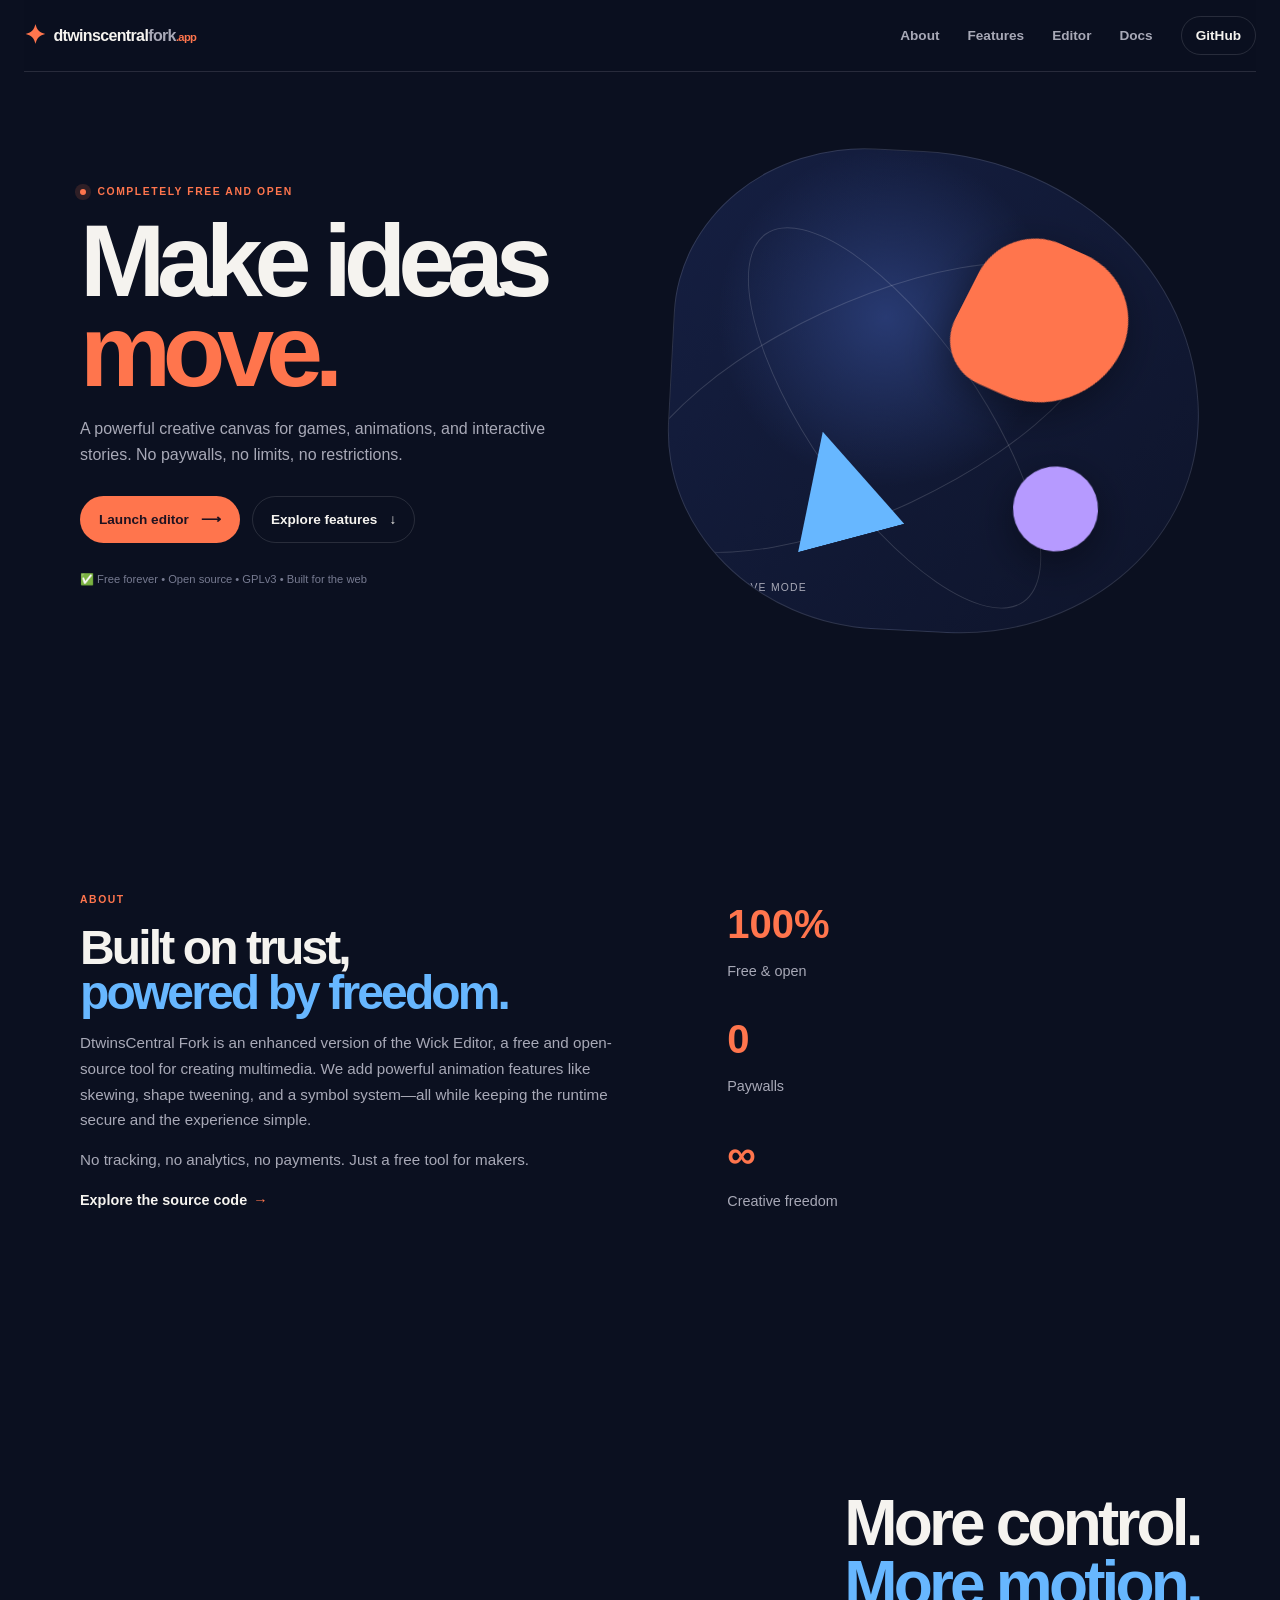
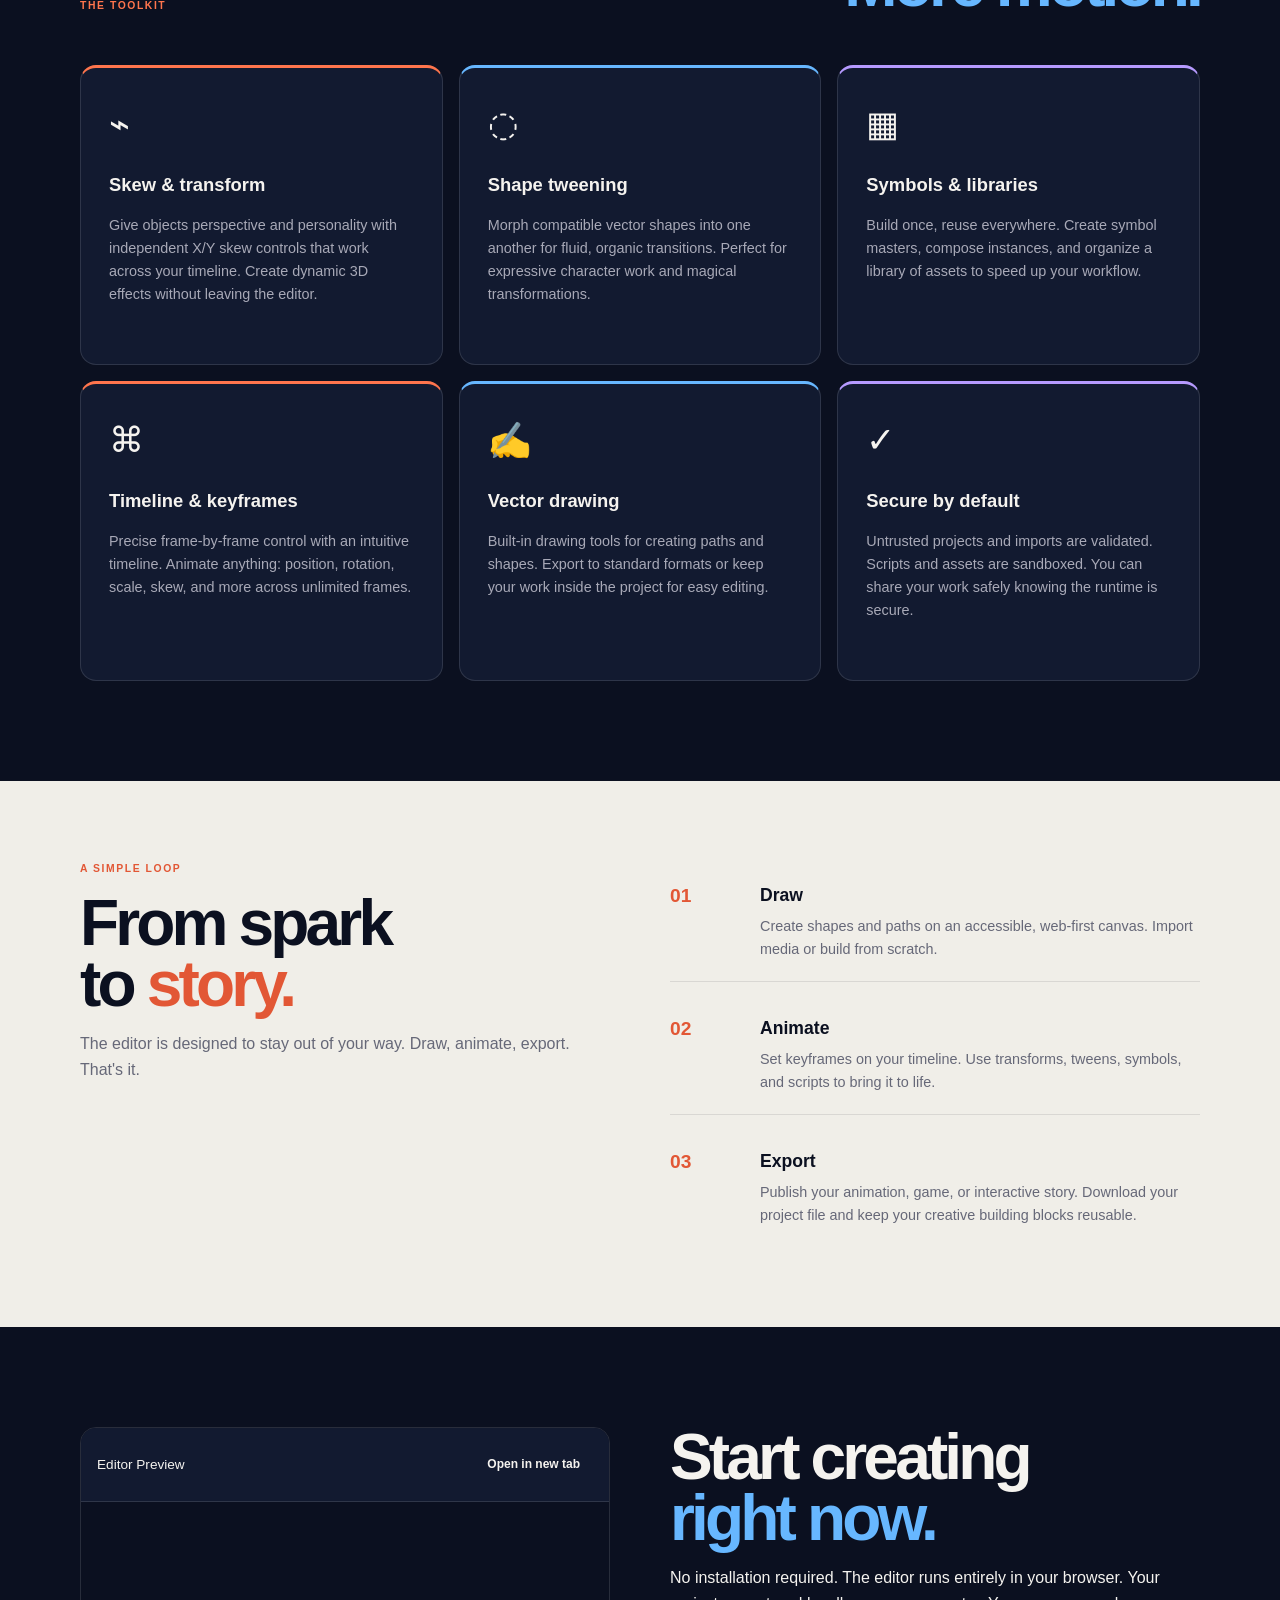
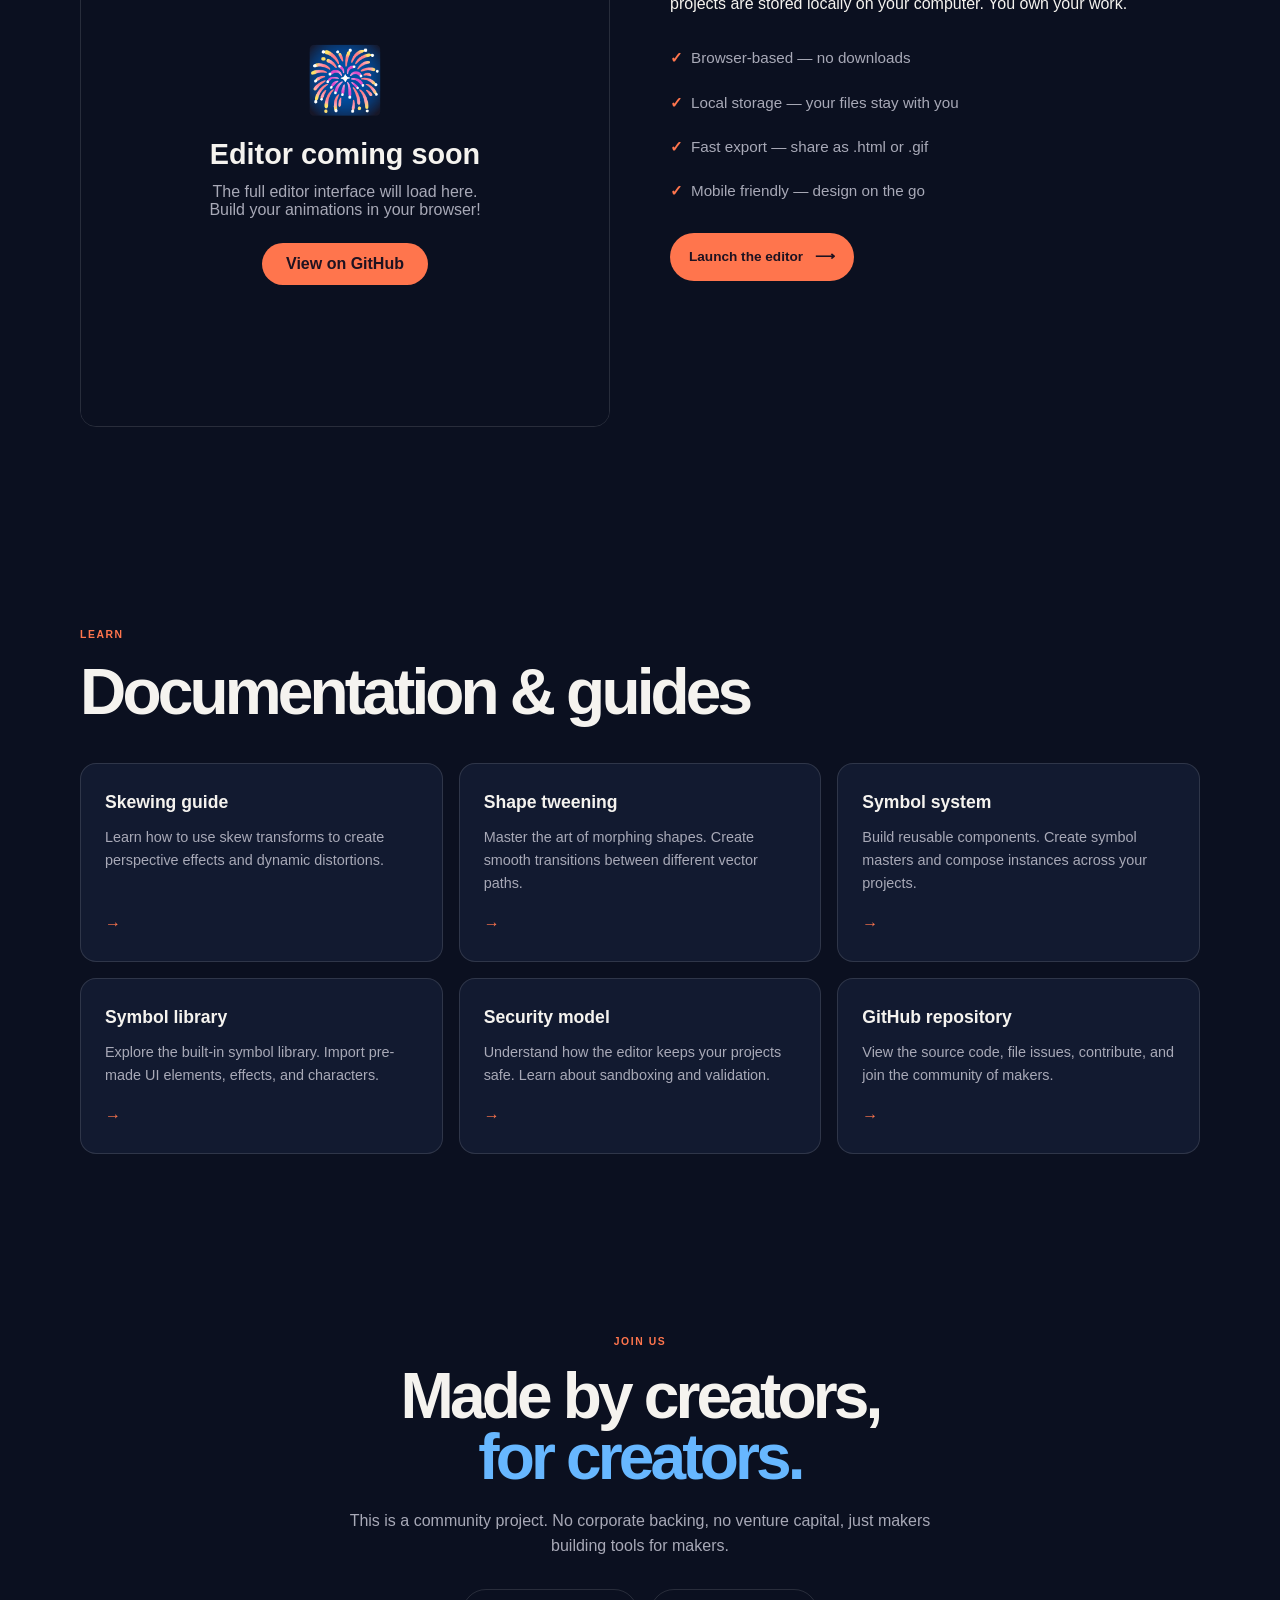
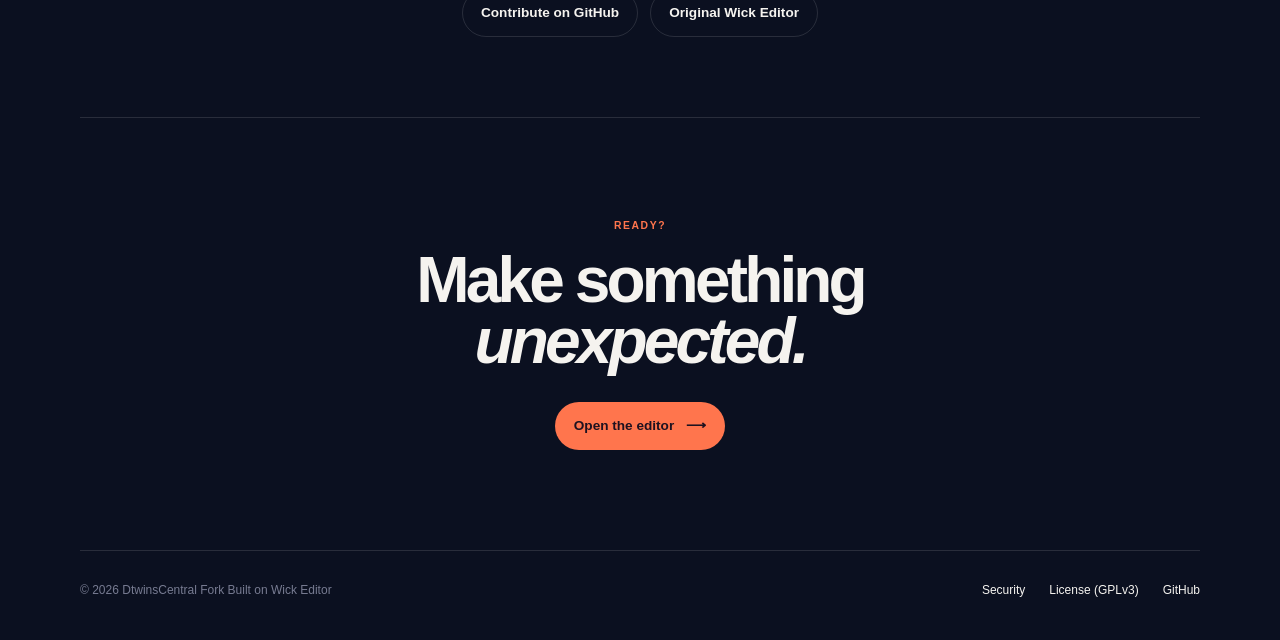
<file: index.html>
<!doctype html>
<html lang="en">
<head>
  <meta charset="utf-8">
  <meta name="viewport" content="width=device-width, initial-scale=1">
  <meta name="description" content="DtwinsCentral Fork — a free, secure, open-source Wick Editor for creating games, animations, and interactive stories with skewing, shape tweening, and reusable symbols.">
  <meta name="theme-color" content="#0b1020">
  <meta http-equiv="Content-Security-Policy" content="default-src 'self'; script-src 'self' 'unsafe-inline'; style-src 'self' 'unsafe-inline'; img-src 'self' data: blob:; connect-src 'self'; object-src 'none'; base-uri 'self'; form-action 'self';">
  <title>dtwinscentralfork.app — Free animation editor</title>
  <link rel="stylesheet" href="styles.css">
</head>
<body>
  <div class="app-container">
    <header class="site-header">
      <a class="brand" href="/" aria-label="DtwinsCentral Fork home">
        <span class="brand-mark" aria-hidden="true">✦</span>
        <span>dtwinscentral<span class="muted">fork</span><small>.app</small></span>
      </a>
      <nav class="nav-menu" aria-label="Primary navigation">
        <a href="#about">About</a>
        <a href="#features">Features</a>
        <a href="#editor">Editor</a>
        <a href="#docs">Docs</a>
        <a class="nav-button" href="https://github.com/dtwinscentral/dtwinscentralfork" target="_blank" rel="noopener">GitHub</a>
      </nav>
      <button class="menu-toggle" id="menuToggle" aria-label="Toggle menu" aria-expanded="false">
        <span></span><span></span><span></span>
      </button>
    </header>

    <main id="top">
      <section class="hero shell">
        <div class="hero-copy">
          <p class="eyebrow"><span class="pulse"></span> Completely free and open</p>
          <h1>Make ideas <em>move.</em></h1>
          <p class="lede">A powerful creative canvas for games, animations, and interactive stories. No paywalls, no limits, no restrictions.</p>
          <div class="actions">
            <a class="button primary" href="#editor">Launch editor <span>⟶</span></a>
            <a class="button secondary" href="#features">Explore features <span>↓</span></a>
          </div>
          <p class="microcopy">✅ Free forever • Open source • GPLv3 • Built for the web</p>
        </div>
        <div class="hero-art" aria-label="Abstract animation preview" role="img">
          <div class="orbit orbit-one"></div>
          <div class="orbit orbit-two"></div>
          <div class="shape shape-a"></div>
          <div class="shape shape-b"></div>
          <div class="shape shape-c"></div>
          <div class="art-label"><span class="live-dot"></span> creative mode</div>
        </div>
      </section>

      <section id="about" class="section shell">
        <div class="about-grid">
          <div>
            <p class="eyebrow">About</p>
            <h2>Built on trust,<br><span>powered by freedom.</span></h2>
            <p class="section-text">DtwinsCentral Fork is an enhanced version of the Wick Editor, a free and open-source tool for creating multimedia. We add powerful animation features like skewing, shape tweening, and a symbol system—all while keeping the runtime secure and the experience simple.</p>
            <p class="section-text">No tracking, no analytics, no payments. Just a free tool for makers.</p>
            <a class="text-link" href="https://github.com/dtwinscentral/dtwinscentralfork" target="_blank">Explore the source code <span>→</span></a>
          </div>
          <div class="stats">
            <div class="stat"><div class="stat-num">100%</div><div class="stat-label">Free &amp; open</div></div>
            <div class="stat"><div class="stat-num">0</div><div class="stat-label">Paywalls</div></div>
            <div class="stat"><div class="stat-num">∞</div><div class="stat-label">Creative freedom</div></div>
          </div>
        </div>
      </section>

      <section id="features" class="section shell">
        <div class="section-heading"><p class="eyebrow">The toolkit</p><h2>More control.<br><span>More motion.</span></h2></div>
        <div class="feature-grid">
          <article class="feature-card accent-orange">
            <div class="feature-icon">⌁</div>
            <h3>Skew &amp; transform</h3>
            <p>Give objects perspective and personality with independent X/Y skew controls that work across your timeline. Create dynamic 3D effects without leaving the editor.</p>
          </article>
          <article class="feature-card accent-blue">
            <div class="feature-icon">◌</div>
            <h3>Shape tweening</h3>
            <p>Morph compatible vector shapes into one another for fluid, organic transitions. Perfect for expressive character work and magical transformations.</p>
          </article>
          <article class="feature-card accent-purple">
            <div class="feature-icon">▦</div>
            <h3>Symbols &amp; libraries</h3>
            <p>Build once, reuse everywhere. Create symbol masters, compose instances, and organize a library of assets to speed up your workflow.</p>
          </article>
          <article class="feature-card accent-orange">
            <div class="feature-icon">⌘</div>
            <h3>Timeline &amp; keyframes</h3>
            <p>Precise frame-by-frame control with an intuitive timeline. Animate anything: position, rotation, scale, skew, and more across unlimited frames.</p>
          </article>
          <article class="feature-card accent-blue">
            <div class="feature-icon">✍</div>
            <h3>Vector drawing</h3>
            <p>Built-in drawing tools for creating paths and shapes. Export to standard formats or keep your work inside the project for easy editing.</p>
          </article>
          <article class="feature-card accent-purple">
            <div class="feature-icon">✓</div>
            <h3>Secure by default</h3>
            <p>Untrusted projects and imports are validated. Scripts and assets are sandboxed. You can share your work safely knowing the runtime is secure.</p>
          </article>
        </div>
      </section>

      <section id="workflow" class="workflow-section">
        <div class="shell workflow">
          <div>
            <p class="eyebrow">A simple loop</p>
            <h2>From spark<br>to <span>story.</span></h2>
            <p class="workflow-text">The editor is designed to stay out of your way. Draw, animate, export. That's it.</p>
          </div>
          <div class="steps">
            <div class="step"><span>01</span><div><h3>Draw</h3><p>Create shapes and paths on an accessible, web-first canvas. Import media or build from scratch.</p></div></div>
            <div class="step"><span>02</span><div><h3>Animate</h3><p>Set keyframes on your timeline. Use transforms, tweens, symbols, and scripts to bring it to life.</p></div></div>
            <div class="step"><span>03</span><div><h3>Export</h3><p>Publish your animation, game, or interactive story. Download your project file and keep your creative building blocks reusable.</p></div></div>
          </div>
        </div>
      </section>

      <section id="editor" class="editor-section shell">
        <div class="editor-frame">
          <div class="frame-header">
            <p>Editor Preview</p>
            <a class="button small" href="/editor.html" target="_blank">Open in new tab</a>
          </div>
          <iframe src="editor-placeholder.html" title="DtwinsCentral Fork Editor" class="editor-embed"></iframe>
        </div>
        <div class="editor-info">
          <h2>Start creating<br><span>right now.</span></h2>
          <p>No installation required. The editor runs entirely in your browser. Your projects are stored locally on your computer. You own your work.</p>
          <ul class="feature-list">
            <li>Browser-based — no downloads</li>
            <li>Local storage — your files stay with you</li>
            <li>Fast export — share as .html or .gif</li>
            <li>Mobile friendly — design on the go</li>
          </ul>
          <a class="button primary" href="/editor.html" target="_blank">Launch the editor <span>⟶</span></a>
        </div>
      </section>

      <section id="docs" class="docs-section">
        <div class="shell">
          <p class="eyebrow">Learn</p>
          <h2>Documentation &amp; guides</h2>
          <div class="docs-grid">
            <a href="https://github.com/dtwinscentral/dtwinscentralfork/blob/main/docs/SKEWING.md" class="doc-card" target="_blank">
              <h3>Skewing guide</h3>
              <p>Learn how to use skew transforms to create perspective effects and dynamic distortions.</p>
              <span>→</span>
            </a>
            <a href="https://github.com/dtwinscentral/dtwinscentralfork/blob/main/docs/SHAPE_TWEENING.md" class="doc-card" target="_blank">
              <h3>Shape tweening</h3>
              <p>Master the art of morphing shapes. Create smooth transitions between different vector paths.</p>
              <span>→</span>
            </a>
            <a href="https://github.com/dtwinscentral/dtwinscentralfork/blob/main/docs/SYMBOLS.md" class="doc-card" target="_blank">
              <h3>Symbol system</h3>
              <p>Build reusable components. Create symbol masters and compose instances across your projects.</p>
              <span>→</span>
            </a>
            <a href="https://github.com/dtwinscentral/dtwinscentralfork/blob/main/docs/SYMBOL_LIBRARY.md" class="doc-card" target="_blank">
              <h3>Symbol library</h3>
              <p>Explore the built-in symbol library. Import pre-made UI elements, effects, and characters.</p>
              <span>→</span>
            </a>
            <a href="https://github.com/dtwinscentral/dtwinscentralfork/blob/main/SECURITY.md" class="doc-card" target="_blank">
              <h3>Security model</h3>
              <p>Understand how the editor keeps your projects safe. Learn about sandboxing and validation.</p>
              <span>→</span>
            </a>
            <a href="https://github.com/dtwinscentral/dtwinscentralfork" class="doc-card" target="_blank">
              <h3>GitHub repository</h3>
              <p>View the source code, file issues, contribute, and join the community of makers.</p>
              <span>→</span>
            </a>
          </div>
        </div>
      </section>

      <section class="community shell">
        <p class="eyebrow">Join us</p>
        <h2>Made by creators,<br><span>for creators.</span></h2>
        <p class="community-text">This is a community project. No corporate backing, no venture capital, just makers building tools for makers.</p>
        <div class="community-links">
          <a href="https://github.com/dtwinscentral/dtwinscentralfork" target="_blank" class="button secondary">Contribute on GitHub</a>
          <a href="https://github.com/Wicklets/wick-editor" target="_blank" class="button secondary">Original Wick Editor</a>
        </div>
      </section>

      <section class="cta shell">
        <p class="eyebrow">Ready?</p>
        <h2>Make something<br><em>unexpected.</em></h2>
        <a class="button primary" href="/editor.html" target="_blank">Open the editor <span>⟶</span></a>
      </section>
    </main>

    <footer class="site-footer shell">
      <div>
        <span>© <span id="year"></span> DtwinsCentral Fork</span>
        <span>Built on <a href="https://github.com/Wicklets/wick-editor" target="_blank">Wick Editor</a></span>
      </div>
      <div class="footer-links">
        <a href="https://github.com/dtwinscentral/dtwinscentralfork/blob/main/SECURITY.md" target="_blank">Security</a>
        <a href="https://github.com/dtwinscentral/dtwinscentralfork/blob/main/LICENSE.md" target="_blank">License (GPLv3)</a>
        <a href="https://github.com/dtwinscentral/dtwinscentralfork" target="_blank">GitHub</a>
      </div>
    </footer>
  </div>

  <script src="app.js" defer></script>
</body>
</html>
</file>
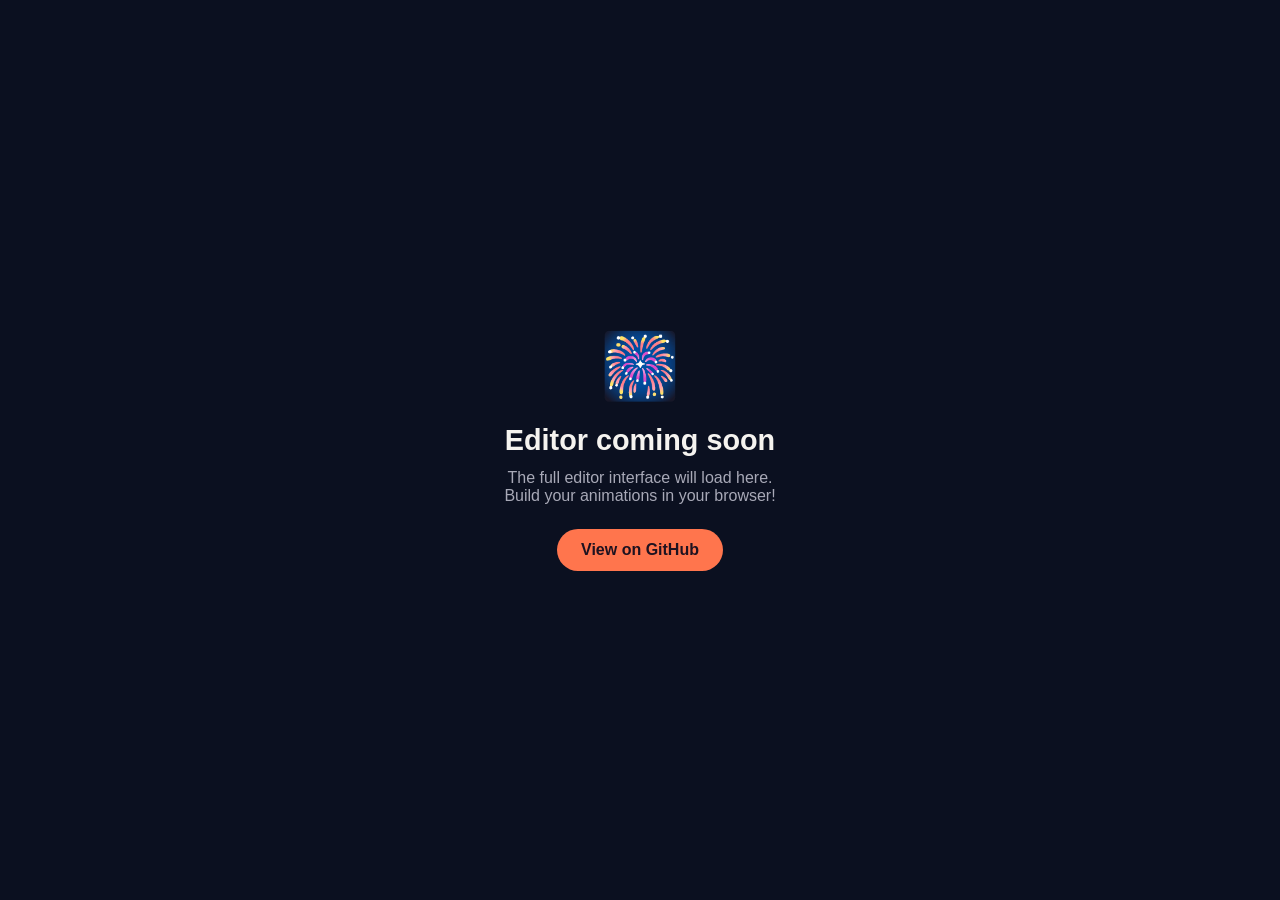
<file: editor-placeholder.html>
<!doctype html>
<html lang="en">
<head>
  <meta charset="utf-8">
  <meta name="viewport" content="width=device-width, initial-scale=1">
  <title>Editor Preview</title>
  <style>
    * { margin: 0; padding: 0; box-sizing: border-box; }
    body { background: #0b1020; color: #f5f3ef; font-family: -apple-system, BlinkMacSystemFont, 'Segoe UI', sans-serif; display: flex; align-items: center; justify-content: center; min-height: 100vh; }
    .container { text-align: center; padding: 40px; }
    .editor-icon { font-size: 4rem; margin-bottom: 20px; }
    h1 { font-size: 1.8rem; margin-bottom: 12px; }
    p { color: #a8a9b7; margin-bottom: 24px; }
    .button { display: inline-block; background: #ff754d; color: #1e1220; padding: 12px 24px; border-radius: 999px; text-decoration: none; font-weight: 700; transition: all .2s; }
    .button:hover { transform: translateY(-2px); }
  </style>
</head>
<body>
  <div class="container">
    <div class="editor-icon">🎆</div>
    <h1>Editor coming soon</h1>
    <p>The full editor interface will load here.<br>Build your animations in your browser!</p>
    <a href="https://github.com/dtwinscentral/dtwinscentralfork" class="button">View on GitHub</a>
  </div>
</body>
</html>
</file>
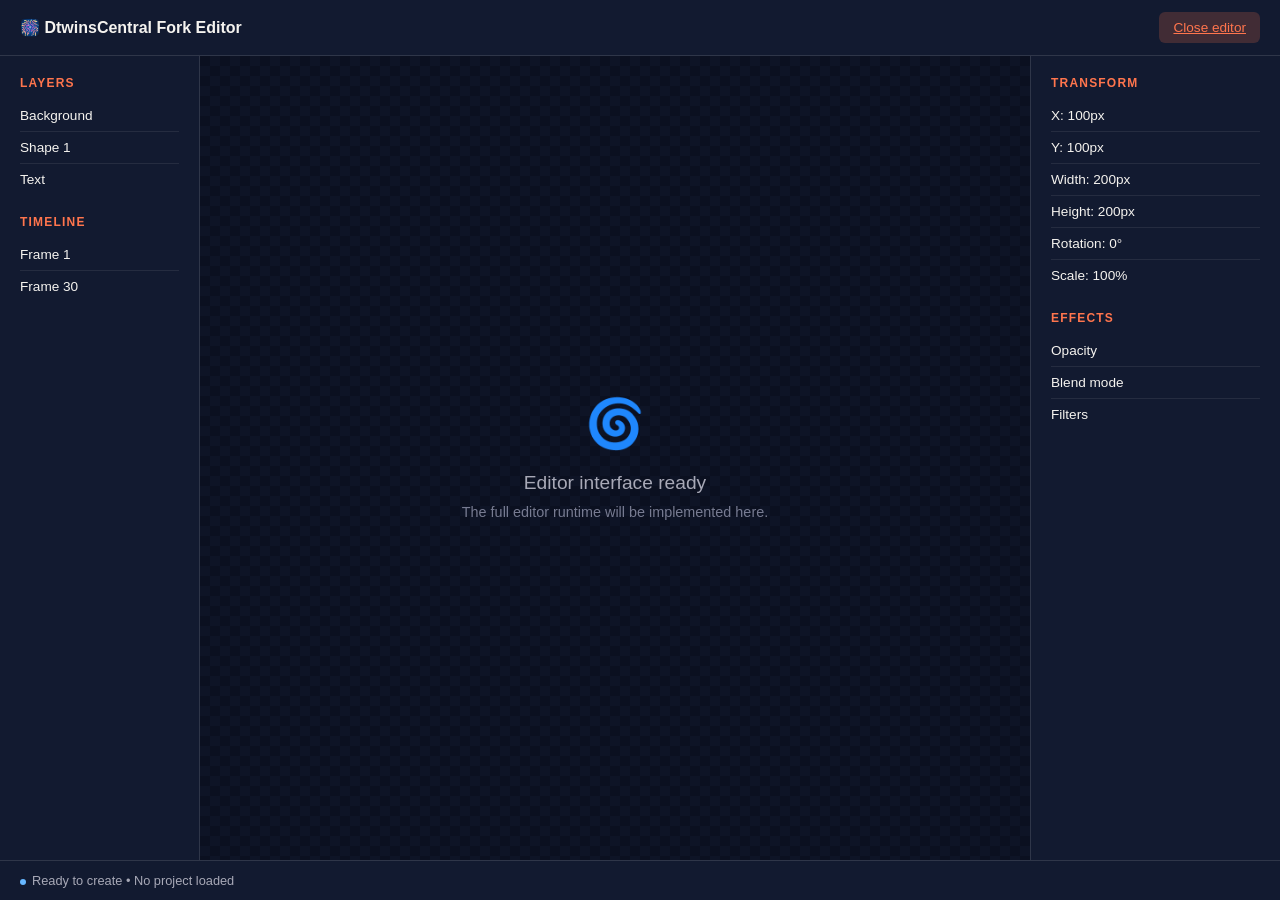
<file: editor.html>
<!doctype html>
<html lang="en">
<head>
  <meta charset="utf-8">
  <meta name="viewport" content="width=device-width, initial-scale=1">
  <title>DtwinsCentral Fork Editor</title>
  <style>
    * { margin: 0; padding: 0; box-sizing: border-box; }
    html, body { width: 100%; height: 100%; }
    body { background: #0b1020; color: #f5f3ef; font-family: -apple-system, BlinkMacSystemFont, 'Segoe UI', sans-serif; display: flex; flex-direction: column; }
    .editor-header { display: flex; align-items: center; justify-content: space-between; padding: 12px 20px; border-bottom: 1px solid rgba(255,255,255,.12); background: #121a30; }
    .editor-title { font-weight: 700; font-size: 1rem; }
    .editor-close { padding: 8px 14px; background: rgba(255,117,77,.2); color: #ff754d; border: none; border-radius: 6px; cursor: pointer; font-size: .85rem; }
    .editor-main { flex: 1; display: grid; grid-template-columns: 200px 1fr 250px; }
    .editor-panel { background: #121a30; border-right: 1px solid rgba(255,255,255,.12); padding: 20px; overflow-y: auto; font-size: .85rem; }
    .editor-panel:last-child { border-right: none; border-left: 1px solid rgba(255,255,255,.12); }
    .editor-canvas { background: linear-gradient(45deg, #0e1426 25%, transparent 25%), linear-gradient(-45deg, #0e1426 25%, transparent 25%), linear-gradient(45deg, transparent 75%, #0e1426 75%), linear-gradient(-45deg, transparent 75%, #0e1426 75%); background-size: 20px 20px; background-position: 0 0, 0 10px, 10px -10px, -10px 0px; background-color: #0b1020; }
    .panel-section { margin-bottom: 20px; }
    .panel-title { font-weight: 700; margin-bottom: 10px; color: #ff754d; font-size: .75rem; text-transform: uppercase; letter-spacing: .1em; }
    .panel-item { padding: 8px 0; border-bottom: 1px solid rgba(255,255,255,.08); }
    .panel-item:last-child { border-bottom: none; }
    .editor-status { padding: 12px 20px; border-top: 1px solid rgba(255,255,255,.12); background: #121a30; font-size: .8rem; color: #a8a9b7; }
    .status-dot { display: inline-block; width: 6px; height: 6px; background: #67b7ff; border-radius: 50%; margin-right: 6px; }
  </style>
</head>
<body>
  <div class="editor-header">
    <div class="editor-title">🎆 DtwinsCentral Fork Editor</div>
    <a href="/" class="editor-close">Close editor</a>
  </div>
  <div class="editor-main">
    <div class="editor-panel">
      <div class="panel-section">
        <div class="panel-title">Layers</div>
        <div class="panel-item">Background</div>
        <div class="panel-item">Shape 1</div>
        <div class="panel-item">Text</div>
      </div>
      <div class="panel-section">
        <div class="panel-title">Timeline</div>
        <div class="panel-item">Frame 1</div>
        <div class="panel-item">Frame 30</div>
      </div>
    </div>
    <div class="editor-canvas">
      <div style="display: flex; align-items: center; justify-content: center; height: 100%; color: #a8a9b7; text-align: center; flex-direction: column;">
        <div style="font-size: 3rem; margin-bottom: 20px;">🌀</div>
        <div style="font-size: 1.2rem; margin-bottom: 10px;">Editor interface ready</div>
        <div style="font-size: .9rem; color: #777b91;">The full editor runtime will be implemented here.</div>
      </div>
    </div>
    <div class="editor-panel">
      <div class="panel-section">
        <div class="panel-title">Transform</div>
        <div class="panel-item">X: 100px</div>
        <div class="panel-item">Y: 100px</div>
        <div class="panel-item">Width: 200px</div>
        <div class="panel-item">Height: 200px</div>
        <div class="panel-item">Rotation: 0°</div>
        <div class="panel-item">Scale: 100%</div>
      </div>
      <div class="panel-section">
        <div class="panel-title">Effects</div>
        <div class="panel-item">Opacity</div>
        <div class="panel-item">Blend mode</div>
        <div class="panel-item">Filters</div>
      </div>
    </div>
  </div>
  <div class="editor-status">
    <span class="status-dot"></span>Ready to create • No project loaded
  </div>
</body>
</html>
</file>
<file: styles.css>
:root {
  --ink: #f5f3ef; --muted: #a8a9b7; --bg: #0b1020; --panel: #121a30;
  --line: rgba(255,255,255,.12); --orange: #ff754d; --blue: #67b7ff; --purple: #b69aff;
}

* { box-sizing: border-box; }
html { scroll-behavior: smooth; }
body { margin: 0; color: var(--ink); background: var(--bg); font-family: -apple-system, BlinkMacSystemFont, 'Segoe UI', Roboto, Oxygen, Ubuntu, Cantarell, sans-serif; line-height: 1.6; }
a { color: inherit; text-decoration: none; }
.app-container { display: flex; flex-direction: column; min-height: 100vh; }
main { flex: 1; }
.shell { width: min(1120px, calc(100% - 48px)); margin: auto; }

/* Header */
.site-header { position: sticky; top: 0; z-index: 100; width: min(1240px, calc(100% - 48px)); margin: auto; min-height: 72px; display: flex; align-items: center; justify-content: space-between; border-bottom: 1px solid var(--line); background: rgba(11,16,32,.85); backdrop-filter: blur(8px); }
.brand { display: flex; align-items: center; gap: 8px; font-weight: 900; letter-spacing: -.04em; font-size: 1rem; }
.brand small { color: var(--orange); font-size: .7em; }
.brand .muted { color: var(--muted); }
.brand-mark { color: var(--orange); font-size: 1.6rem; }

.nav-menu { display: flex; align-items: center; gap: 28px; color: var(--muted); font-size: .85rem; font-weight: 600; }
.nav-menu a { transition: color .2s; }
.nav-menu a:hover { color: var(--ink); }
.nav-button { border: 1px solid var(--line); padding: 8px 14px; border-radius: 999px; color: var(--ink); transition: all .2s; }
.nav-button:hover { background: var(--panel); }

.menu-toggle { display: none; flex-direction: column; gap: 5px; background: none; border: none; cursor: pointer; padding: 8px; }
.menu-toggle span { width: 20px; height: 2px; background: var(--ink); transition: all .3s; }

/* Eyebrow & Headings */
.eyebrow { margin: 0; color: var(--orange); text-transform: uppercase; letter-spacing: .15em; font-size: .65rem; font-weight: 900; }
.section-heading { display: flex; justify-content: space-between; align-items: flex-end; margin-bottom: 50px; gap: 40px; }
.section-heading h2 { margin: 0; }
h2, .cta h2 { margin: 16px 0 0; font-size: clamp(2.2rem, 5vw, 4rem); line-height: .95; letter-spacing: -.06em; }
h2 span, .cta h2 span { color: var(--blue); }
h3 { margin: 0; font-size: 1.1rem; font-weight: 700; }

/* Hero */
.hero { min-height: 640px; display: grid; grid-template-columns: 1fr 1fr; gap: 60px; align-items: center; padding: 80px 0; }
.hero-copy { }
.hero h1 { margin: 16px 0; font-size: clamp(3.5rem, 8vw, 6.5rem); line-height: .88; letter-spacing: -.08em; }
.hero h1 em { color: var(--orange); font-style: normal; }
.lede { max-width: 520px; color: var(--muted); font-size: 1rem; font-weight: 400; margin: 20px 0 0; }
.microcopy { color: #777b91; font-size: .7rem; margin-top: 14px; }

.pulse, .live-dot { display: inline-block; width: 6px; height: 6px; margin-right: 7px; border-radius: 50%; background: var(--orange); box-shadow: 0 0 0 5px rgba(255,117,77,.15); }

/* Actions */
.actions { display: flex; flex-wrap: wrap; gap: 12px; margin: 28px 0; }
.button { display: inline-flex; gap: 12px; align-items: center; border-radius: 999px; padding: 12px 18px; font-weight: 700; font-size: .85rem; transition: all .2s; border: 1px solid transparent; }
.button.primary { background: var(--orange); color: #1e1220; }
.button.primary:hover { transform: translateY(-2px); box-shadow: 0 8px 20px rgba(255,117,77,.25); }
.button.secondary { border: 1px solid var(--line); }
.button.secondary:hover { background: var(--panel); }
.button.small { padding: 6px 12px; font-size: .75rem; }
.text-link { display: inline-flex; align-items: center; gap: 6px; color: var(--ink); font-size: .9rem; font-weight: 700; }
.text-link span { color: var(--orange); }

/* Hero Art */
.hero-art { position: relative; height: 480px; border: 1px solid var(--line); border-radius: 40% 60% 50% 45%; background: radial-gradient(circle at 40% 35%, #283a72, transparent 38%), linear-gradient(135deg, #151f42, #0e142a); overflow: hidden; transform: rotate(3deg); }
.orbit { position: absolute; border: 1px solid rgba(255,255,255,.15); border-radius: 50%; }
.orbit-one { width: 520px; height: 210px; left: -12%; top: 32%; transform: rotate(-28deg); }
.orbit-two { width: 450px; height: 170px; left: 0%; top: 38%; transform: rotate(52deg); }
.shape { position: absolute; filter: drop-shadow(0 12px 20px rgba(0,0,0,.4)); }
.shape-a { width: 160px; height: 160px; right: 15%; top: 18%; border-radius: 44% 56% 63% 37%; background: var(--orange); transform: rotate(32deg) skew(8deg, -11deg); }
.shape-b { width: 110px; height: 110px; left: 22%; bottom: 18%; background: var(--blue); clip-path: polygon(50% 0, 100% 100%, 0 100%); transform: rotate(-18deg); }
.shape-c { width: 85px; height: 85px; right: 18%; bottom: 18%; background: var(--purple); border-radius: 50%; }
.art-label { position: absolute; left: 28px; bottom: 24px; color: var(--muted); font-size: .65rem; text-transform: uppercase; letter-spacing: .12em; transform: rotate(-3deg); }

/* Sections */
.section { padding: 100px 0; }
.section-text { color: var(--muted); font-size: .95rem; margin: 14px 0; line-height: 1.7; }

/* About */
.about-grid { display: grid; grid-template-columns: 1.2fr 1fr; gap: 80px; align-items: start; padding: 80px 0; }
.about-grid h2 { font-size: 3rem; }
.stats { display: flex; flex-direction: column; gap: 24px; }
.stat { }
.stat-num { font-size: 2.5rem; font-weight: 900; color: var(--orange); }
.stat-label { font-size: .9rem; color: var(--muted); margin-top: 4px; }

/* Features */
.feature-grid { display: grid; grid-template-columns: repeat(3, 1fr); gap: 16px; }
.feature-card { min-height: 300px; padding: 28px; background: var(--panel); border: 1px solid var(--line); border-radius: 16px; border-top: 3px solid var(--orange); transition: all .2s; }
.feature-card:hover { transform: translateY(-4px); border-top-color: var(--orange); }
.accent-blue { border-top-color: var(--blue); }
.accent-blue:hover { border-top-color: var(--blue); }
.accent-purple { border-top-color: var(--purple); }
.accent-purple:hover { border-top-color: var(--purple); }
.feature-icon { font-size: 2.2rem; margin-bottom: 18px; }
.feature-card h3 { font-size: 1.15rem; margin-bottom: 10px; }
.feature-card p { color: var(--muted); font-size: .9rem; line-height: 1.6; }

/* Workflow */
.workflow-section { background: #f0eee8; color: #0b1020; padding: 80px 0; }
.workflow { display: grid; grid-template-columns: 1fr 1fr; gap: 60px; }
.workflow-section .eyebrow { color: #e25735; }
.workflow h2 { color: #0b1020; }
.workflow h2 span { color: #e25735; }
.workflow-text { color: #666878; }
.steps { display: flex; flex-direction: column; gap: 12px; }
.step { display: grid; grid-template-columns: 70px 1fr; gap: 20px; padding: 20px 0; border-bottom: 1px solid rgba(11,16,32,.1); }
.step:last-child { border-bottom: none; }
.step > span { color: #e25735; font-weight: 900; font-size: 1.2rem; }
.step h3 { color: #0b1020; margin: 0; }
.step p { color: #666878; margin: 6px 0 0; font-size: .9rem; }

/* Editor */
.editor-section { padding: 100px 0; display: grid; grid-template-columns: 1fr 1fr; gap: 60px; align-items: start; }
.editor-frame { display: flex; flex-direction: column; border: 1px solid var(--line); border-radius: 16px; overflow: hidden; height: 600px; }
.frame-header { padding: 12px 16px; border-bottom: 1px solid var(--line); display: flex; align-items: center; justify-content: space-between; background: var(--panel); font-size: .85rem; }
.editor-embed { flex: 1; border: none; display: block; width: 100%; }
.editor-info h2 { margin-top: 0; }
.feature-list { list-style: none; padding: 0; margin: 20px 0; }
.feature-list li { padding: 10px 0; color: var(--muted); font-size: .95rem; }
.feature-list li:before { content: "\2713 "; color: var(--orange); margin-right: 8px; font-weight: 700; }

/* Docs */
.docs-section { padding: 100px 0; }
.docs-section h2 { margin-top: 18px; margin-bottom: 40px; }
.docs-grid { display: grid; grid-template-columns: repeat(3, 1fr); gap: 16px; }
.doc-card { display: flex; flex-direction: column; padding: 24px; background: var(--panel); border: 1px solid var(--line); border-radius: 16px; transition: all .2s; }
.doc-card:hover { border-color: var(--orange); transform: translateY(-4px); }
.doc-card h3 { margin-bottom: 10px; color: var(--ink); }
.doc-card p { color: var(--muted); font-size: .9rem; flex: 1; margin: 0; }
.doc-card span { color: var(--orange); margin-top: 16px; font-weight: 700; }

/* Community */
.community { padding: 80px 0; text-align: center; }
.community h2 { }
.community h2 span { color: var(--blue); }
.community-text { max-width: 600px; margin: 20px auto; color: var(--muted); font-size: 1rem; }
.community-links { display: flex; justify-content: center; gap: 12px; margin-top: 30px; flex-wrap: wrap; }

/* CTA */
.cta { padding: 100px 0; border-top: 1px solid var(--line); text-align: center; }
.cta .eyebrow { justify-content: center; display: block; margin-bottom: 16px; }
.cta .button { margin: 30px auto 0; }

/* Footer */
.site-footer { padding: 30px 0 40px; border-top: 1px solid var(--line); display: flex; justify-content: space-between; align-items: center; color: #777b91; font-size: .75rem; margin-top: auto; }
.footer-links { display: flex; gap: 24px; }
.footer-links a { color: var(--ink); }

/* Responsive */
@media (max-width: 960px) {
  .site-header { width: 100%; padding: 0 24px; }
  .menu-toggle { display: flex; }
  .nav-menu { position: fixed; top: 72px; left: 0; right: 0; bottom: 0; flex-direction: column; gap: 12px; padding: 24px; background: var(--bg); border-bottom: 1px solid var(--line); max-height: calc(100vh - 72px); transform: translateX(-100%); transition: transform .3s; z-index: 99; }
  .nav-menu.active { transform: translateX(0); }
  .hero, .workflow { grid-template-columns: 1fr; }
  .hero { min-height: auto; padding: 60px 0; }
  .hero-art { height: 380px; }
  .section-heading { flex-direction: column; align-items: flex-start; }
  .feature-grid { grid-template-columns: 1fr; }
  .docs-grid { grid-template-columns: 1fr; }
  .about-grid { grid-template-columns: 1fr; gap: 40px; }
  .editor-section { grid-template-columns: 1fr; }
  .editor-frame { height: 400px; }
  .site-footer { flex-direction: column; gap: 16px; }
  .footer-links { gap: 12px; }
}

@media (max-width: 640px) {
  .shell { width: calc(100% - 24px); }
  .site-header { width: calc(100% - 24px); min-height: 64px; }
  nav { gap: 12px; }
  nav a:not(.nav-button) { font-size: .75rem; }
  h2 { font-size: 1.8rem; }
  .hero h1 { font-size: 2.2rem; }
  .hero { padding: 50px 0; }
  .actions { gap: 8px; }
  .button { padding: 10px 14px; font-size: .75rem; }
  .feature-grid { gap: 12px; }
  .feature-card { padding: 20px; min-height: auto; }
  .step { grid-template-columns: 50px 1fr; gap: 12px; }
  .stats { gap: 16px; }
}

@media (prefers-reduced-motion: reduce) {
  html { scroll-behavior: auto; }
  * { animation-duration: .01ms !important; animation-iteration-count: 1 !important; transition-duration: .01ms !important; }
}
</file>
